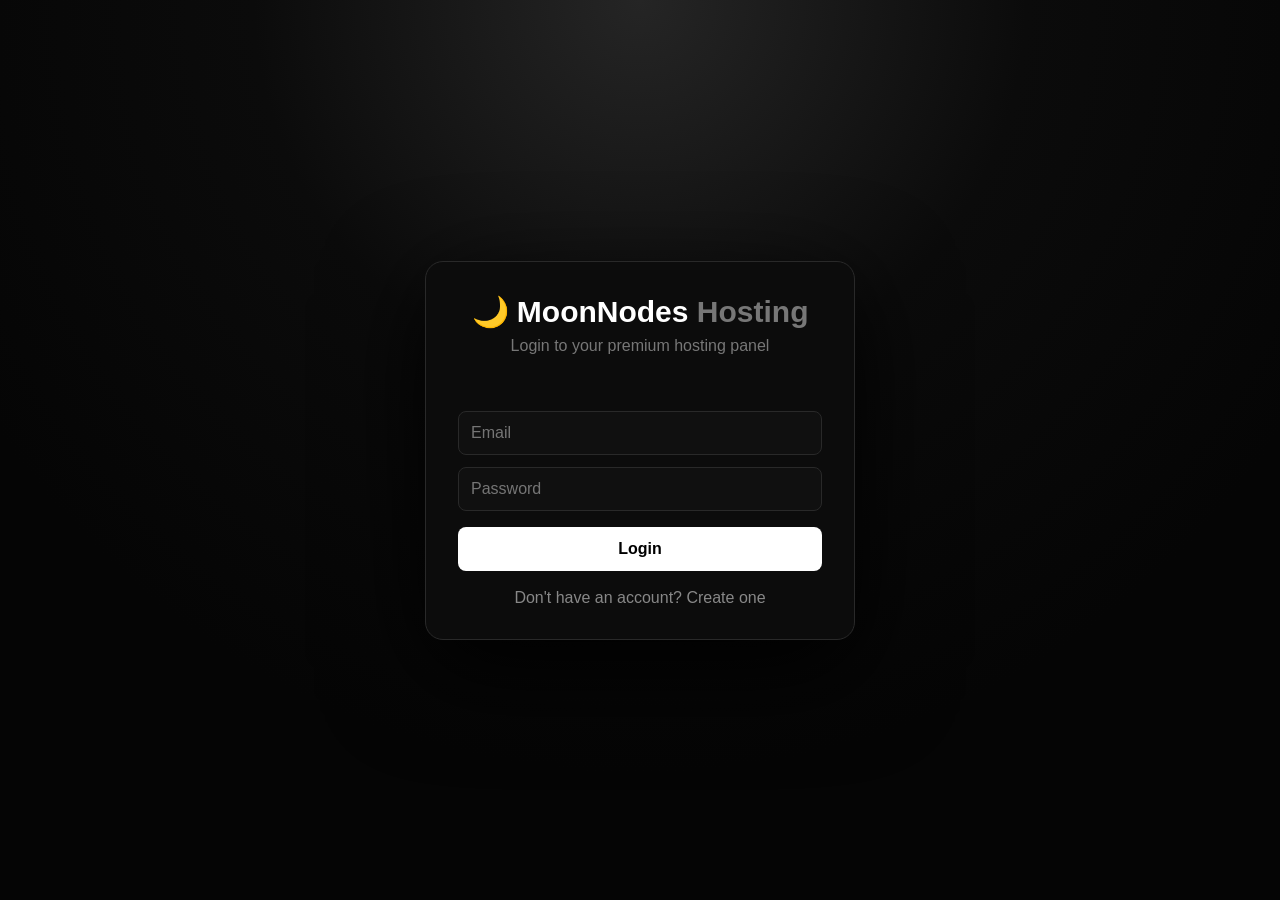
<file: index.html>
<!DOCTYPE html>
<html lang="en">
<head>
<meta charset="UTF-8">
<meta name="viewport" content="width=device-width,initial-scale=1.0">
<title>MoonNodes — Premium Minecraft Hosting</title>

<style>
*{box-sizing:border-box;margin:0;padding:0}
body{
    background:#050505;
    color:#fff;
    font-family:Arial,Helvetica,sans-serif;
}
button,input,select,textarea{font:inherit}
button{cursor:pointer}

.hidden{display:none!important}

.auth{
    min-height:100vh;
    display:flex;
    align-items:center;
    justify-content:center;
    padding:20px;
    background:
    radial-gradient(circle at top,#252525 0,#0b0b0b 35%,#050505 70%);
}
.authbox{
    width:100%;
    max-width:430px;
    background:#0c0c0c;
    border:1px solid #292929;
    border-radius:18px;
    padding:32px;
    box-shadow:0 30px 100px #000;
}
.logo{
    text-align:center;
    font-size:30px;
    font-weight:900;
    margin-bottom:8px;
}
.logo span{color:#777}
.subtitle{
    text-align:center;
    color:#777;
    margin-bottom:25px;
}
input,select,textarea{
    width:100%;
    background:#101010;
    color:#fff;
    border:1px solid #292929;
    border-radius:8px;
    padding:12px;
    margin:6px 0;
    outline:none;
}
textarea{min-height:120px;resize:vertical}
.primary{
    width:100%;
    background:#fff;
    color:#000;
    border:0;
    border-radius:8px;
    padding:13px;
    font-weight:800;
    margin-top:10px;
}
.switch{
    color:#888;
    text-align:center;
    margin-top:18px;
    cursor:pointer;
}
.error{
    color:#ff6666;
    min-height:20px;
    margin-bottom:5px;
}

#app{display:none}

header{
    height:68px;
    background:#080808;
    border-bottom:1px solid #222;
    display:flex;
    justify-content:space-between;
    align-items:center;
    padding:0 25px;
    position:sticky;
    top:0;
    z-index:100;
}
.headerlogo{
    font-size:22px;
    font-weight:900;
}
.headerlogo span{color:#777}
.account{
    color:#888;
    font-size:13px;
}

.layout{
    display:flex;
    min-height:calc(100vh - 68px);
}

.sidebar{
    width:245px;
    background:#080808;
    border-right:1px solid #222;
    padding:15px 12px;
}

.section{
    color:#555;
    font-size:10px;
    text-transform:uppercase;
    margin:18px 10px 7px;
}

.nav{
    width:100%;
    text-align:left;
    background:transparent;
    border:0;
    color:#999;
    border-radius:8px;
    padding:12px;
    margin:3px 0;
}
.nav:hover{
    background:#151515;
    color:#fff;
}
.nav.active{
    background:#fff;
    color:#000;
}

.main{
    flex:1;
    padding:30px;
    max-width:1600px;
}

.page{display:none}
.page.active{display:block}

h1{
    font-size:30px;
    margin-bottom:7px;
}
.desc{
    color:#666;
    margin-bottom:25px;
}

.stats{
    display:grid;
    grid-template-columns:repeat(5,1fr);
    gap:13px;
    margin-bottom:22px;
}

.card{
    background:#0d0d0d;
    border:1px solid #242424;
    border-radius:12px;
    padding:20px;
}
.card small{
    color:#666;
    display:block;
    margin-bottom:8px;
}
.card strong{
    font-size:24px;
}

.green{color:#55ff88}
.red{color:#ff5555}
.yellow{color:#ffd84d}
.gray{color:#777}

.panel,.server,.node,.ticket,.plan{
    background:#0d0d0d;
    border:1px solid #242424;
    border-radius:13px;
    padding:22px;
    margin-bottom:15px;
}

.serverhead{
    display:flex;
    justify-content:space-between;
    align-items:center;
}
.servername{
    font-size:21px;
    font-weight:bold;
}
.address{
    font-family:monospace;
    color:#666;
    margin-top:6px;
}

.infogrid{
    display:grid;
    grid-template-columns:repeat(4,1fr);
    gap:10px;
    margin-top:18px;
}
.info{
    background:#080808;
    border:1px solid #1c1c1c;
    padding:13px;
    border-radius:8px;
}
.info small{
    color:#555;
    display:block;
    margin-bottom:6px;
}

.actions{
    display:flex;
    gap:8px;
    flex-wrap:wrap;
    margin-top:18px;
}
.btn{
    background:#171717;
    color:#fff;
    border:1px solid #292929;
    border-radius:7px;
    padding:10px 14px;
}
.btn:hover{background:#252525}
.start{
    background:#55ff88;
    color:#000;
}
.stop{
    background:#ff5555;
    color:#fff;
}
.white{
    background:#fff;
    color:#000;
}

.grid3{
    display:grid;
    grid-template-columns:repeat(3,1fr);
    gap:15px;
}

.list{
    background:#0d0d0d;
    border:1px solid #242424;
    border-radius:12px;
    overflow:hidden;
}
.row{
    display:flex;
    justify-content:space-between;
    align-items:center;
    padding:16px 20px;
    border-bottom:1px solid #202020;
}
.row:last-child{border-bottom:0}

.console{
    background:#000;
    border:1px solid #222;
    border-radius:10px;
    height:400px;
    overflow:auto;
    padding:18px;
    font-family:monospace;
    line-height:1.8;
    color:#aaa;
}
.command{
    display:flex;
    gap:8px;
}
.command input{flex:1}

.progress{
    height:8px;
    background:#171717;
    border-radius:20px;
    overflow:hidden;
    margin-top:8px;
}
.progress div{
    height:100%;
    background:#fff;
}

.badge{
    display:inline-block;
    padding:6px 10px;
    border-radius:20px;
    background:#fff;
    color:#000;
    font-size:10px;
    font-weight:bold;
}

.modal{
    position:fixed;
    inset:0;
    background:#000c;
    display:none;
    align-items:center;
    justify-content:center;
    z-index:500;
}
.modal.show{display:flex}
.modalbox{
    width:90%;
    max-width:430px;
    background:#0d0d0d;
    border:1px solid #333;
    border-radius:15px;
    padding:28px;
    text-align:center;
}
.count{
    font-size:55px;
    margin:20px;
}

.toast{
    position:fixed;
    bottom:20px;
    right:20px;
    background:#fff;
    color:#000;
    padding:13px 18px;
    border-radius:9px;
    display:none;
    z-index:999;
    font-weight:bold;
}

@media(max-width:1000px){
    .stats{grid-template-columns:repeat(3,1fr)}
    .grid3{grid-template-columns:1fr 1fr}
}
@media(max-width:750px){
    .layout{display:block}
    .sidebar{
        width:100%;
        border-right:0;
        border-bottom:1px solid #222;
    }
    .stats{grid-template-columns:1fr 1fr}
    .infogrid{grid-template-columns:1fr 1fr}
    .grid3{grid-template-columns:1fr}
}
@media(max-width:500px){
    .main{padding:18px}
    .stats{grid-template-columns:1fr}
    .infogrid{grid-template-columns:1fr}
}
</style>
</head>

<body>

<!-- ================= LOGIN ================= -->

<div id="auth" class="auth">

<div class="authbox">

<div class="logo">
🌙 MoonNodes <span>Hosting</span>
</div>

<div id="authSubtitle" class="subtitle">
Login to your premium hosting panel
</div>

<div id="authError" class="error"></div>

<form id="loginForm">

<input
id="loginEmail"
type="email"
placeholder="Email"
required>

<input
id="loginPassword"
type="password"
placeholder="Password"
required>

<button class="primary">
Login
</button>

</form>

<div
id="toSignup"
class="switch"
onclick="showSignup()">
Don't have an account? Create one
</div>


<form id="signupForm" class="hidden">

<input
id="signupName"
placeholder="Username"
required>

<input
id="signupEmail"
type="email"
placeholder="Email"
required>

<input
id="signupPassword"
type="password"
placeholder="Password"
required>

<button class="primary">
Create Account
</button>

</form>

<div
id="toLogin"
class="switch hidden"
onclick="showLogin()">
Already have an account? Login
</div>

</div>
</div>


<!-- ================= APP ================= -->

<div id="app">

<header>

<div class="headerlogo">
🌙 MoonNodes <span>Panel</span>
</div>

<div
class="account"
id="account">
Not logged in
</div>

</header>


<div class="layout">

<aside class="sidebar">

<div class="section">Overview</div>

<button
class="nav active"
onclick="page('dashboard',this)">
📊 Dashboard
</button>

<button
class="nav"
onclick="page('servers',this)">
🖥️ My Servers
</button>


<div class="section">Server Management</div>

<button
class="nav"
onclick="page('console',this)">
💻 Console
</button>

<button
class="nav"
onclick="page('files',this)">
📁 Files
</button>

<button
class="nav"
onclick="page('plugins',this)">
🧩 Plugins
</button>

<button
class="nav"
onclick="page('backups',this)">
💾 Backups
</button>

<button
class="nav"
onclick="page('schedules',this)">
⏰ Schedules
</button>


<div class="section">Infrastructure</div>

<button
class="nav"
onclick="page('nodes',this)">
🖧 Nodes
</button>


<div class="section">Account</div>

<button
class="nav"
onclick="page('billing',this)">
💳 Billing
</button>

<button
class="nav"
onclick="page('support',this)">
🎫 Support
</button>

<button
class="nav"
onclick="page('settings',this)">
⚙️ Settings
</button>


<div class="section">Administration</div>

<button
id="adminButton"
class="nav"
onclick="page('admin',this)">
🛠️ Operator
</button>

<button
class="nav"
onclick="logout()">
🚪 Logout
</button>

</aside>


<main class="main">


<!-- DASHBOARD -->

<section
id="dashboard"
class="page active">

<h1>Dashboard</h1>

<p class="desc">
Welcome to MoonNodes premium hosting.
</p>

<div class="stats">

<div class="card">
<small>MY SERVERS</small>
<strong id="statServers">3</strong>
</div>

<div class="card">
<small>ONLINE</small>
<strong
id="statOnline"
class="green">
2
</strong>
</div>

<div class="card">
<small>RAM</small>
<strong>12 GB</strong>
</div>

<div class="card">
<small>STORAGE</small>
<strong>60 GB</strong>
</div>

<div class="card">
<small>NETWORK</small>
<strong class="green">
Online
</strong>
</div>

</div>

<div id="dashboardServers"></div>

</section>


<!-- SERVERS -->

<section
id="servers"
class="page">

<h1>My Servers</h1>

<p class="desc">
You can only manage servers belonging to your account.
</p>

<div class="panel">

<h2>Create Server</h2>

<input
id="newServerName"
placeholder="Server name">

<select id="newNode">

<option>
Node 1 — node1.moonnodes.net
</option>

<option>
Node 2 — node2.moonnodes.net
</option>

<option>
Node 3 — node3.moonnodes.net
</option>

</select>

<input
id="newPort"
type="number"
placeholder="Server port">

<button
class="btn white"
onclick="createServer()">
＋ Create Server
</button>

</div>

<div id="serverList"></div>

</section>


<!-- CONSOLE -->

<section
id="console"
class="page">

<h1>Console</h1>

<p class="desc">
Live Minecraft server console.
</p>

<div
id="consoleOutput"
class="console">

<span class="green">
[MoonNodes] Console connected.
</span><br>

[Server] Loading server...<br>
[Server] Loading world...<br>
[Server] Loading plugins...<br>

<span class="green">
[Server] Server ready.
</span>

</div>

<br>

<div class="command">

<input
id="commandInput"
placeholder="Enter Minecraft command..."
onkeydown="commandKey(event)">

<button
class="btn white"
onclick="sendCommand()">
Send
</button>

</div>

</section>


<!-- FILES -->

<section
id="files"
class="page">

<h1>File Manager</h1>

<p class="desc">
Manage your server files.
</p>

<div class="list">

<div class="row">
<span>📁 world</span>
<span class="gray">Folder</span>
</div>

<div class="row">
<span>📁 world_nether</span>
<span class="gray">Folder</span>
</div>

<div class="row">
<span>📁 plugins</span>
<span class="gray">Folder</span>
</div>

<div class="row">
<span>📁 logs</span>
<span class="gray">Folder</span>
</div>

<div class="row">
<span>📄 server.properties</span>
<span class="gray">Config</span>
</div>

<div class="row">
<span>📄 eula.txt</span>
<span class="gray">Text</span>
</div>

</div>

<br>

<button
class="btn white"
onclick="toast('File upload requires a backend.')">
📤 Upload File
</button>

</section>


<!-- PLUGINS -->

<section
id="plugins"
class="page">

<h1>Plugins</h1>

<p class="desc">
Installed server plugins.
</p>

<div class="list">

<div class="row">
<div>
<b>EssentialsX</b>
<br>
<span class="gray">
Commands
</span>
</div>

<span class="green">
Enabled
</span>
</div>

<div class="row">
<div>
<b>LuckPerms</b>
<br>
<span class="gray">
Permissions
</span>
</div>

<span class="green">
Enabled
</span>
</div>

<div class="row">
<div>
<b>Vault</b>
<br>
<span class="gray">
Economy API
</span>
</div>

<span class="green">
Enabled
</span>
</div>

</div>

<br>

<button
class="btn white"
onclick="toast('Plugin installation requires a backend.')">
＋ Install Plugin
</button>

</section>


<!-- BACKUPS -->

<section
id="backups"
class="page">

<h1>Backups</h1>

<p class="desc">
Protect your Minecraft worlds.
</p>

<div class="panel">

<h3>Automatic Backups</h3>

<p class="gray">
Daily backups enabled.
</p>

<div class="actions">

<button
class="btn white"
onclick="toast('Backup started.')">
Create Backup
</button>

</div>

</div>

<div class="list">

<div class="row">
<span>📦 MoonSMP — Today</span>
<span class="green">Complete</span>
</div>

<div class="row">
<span>📦 MoonSMP — Yesterday</span>
<span class="green">Complete</span>
</div>

<div class="row">
<span>📦 MoonSMP — 2 days ago</span>
<span class="green">Complete</span>
</div>

</div>

</section>


<!-- SCHEDULES -->

<section
id="schedules"
class="page">

<h1>Schedules</h1>

<p class="desc">
Automate server tasks.
</p>

<div class="panel">

<h3>Daily Restart</h3>

<p class="gray">
Restart server every day at 04:00.
</p>

<div class="actions">

<button
class="btn start"
onclick="toast('Schedule enabled.')">
Enabled
</button>

<button
class="btn"
onclick="toast('Schedule editor requires backend.')">
Edit
</button>

</div>

</div>

</section>


<!-- NODES -->

<section
id="nodes"
class="page">

<h1>Nodes</h1>

<p class="desc">
MoonNodes infrastructure.
</p>

<div class="grid3">

<div class="node">

<h2>Node 1</h2>

<p class="address">
node1.moonnodes.net
</p>

<p class="green">
● Online
</p>

<br>

CPU

<div class="progress">
<div style="width:35%"></div>
</div>

<br>

RAM

<div class="progress">
<div style="width:48%"></div>
</div>

</div>


<div class="node">

<h2>Node 2</h2>

<p class="address">
node2.moonnodes.net
</p>

<p class="green">
● Online
</p>

<br>

CPU

<div class="progress">
<div style="width:42%"></div>
</div>

<br>

RAM

<div class="progress">
<div style="width:61%"></div>
</div>

</div>


<div class="node">

<h2>Node 3</h2>

<p class="address">
node3.moonnodes.net
</p>

<p class="green">
● Online
</p>

<br>

CPU

<div class="progress">
<div style="width:29%"></div>
</div>

<br>

RAM

<div class="progress">
<div style="width:37%"></div>
</div>

</div>

</div>

</section>


<!-- BILLING -->

<section
id="billing"
class="page">

<h1>Billing</h1>

<p class="desc">
MoonNodes hosting plans.
</p>

<div class="grid3">

<div class="plan">

<h2>Starter</h2>

<br>

<h1>$2.99</h1>

<p class="gray">
per month
</p>

<br>

<p>2 GB RAM</p>
<p>2 CPU Cores</p>
<p>20 GB Storage</p>

<br>

<button
class="btn white"
onclick="toast('Checkout requires payment backend.')">
Choose Plan
</button>

</div>


<div class="plan">

<h2>Premium</h2>

<br>

<h1>$5.99</h1>

<p class="gray">
per month
</p>

<br>

<p>4 GB RAM</p>
<p>3 CPU Cores</p>
<p>50 GB Storage</p>

<br>

<button
class="btn white"
onclick="toast('Checkout requires payment backend.')">
Choose Plan
</button>

</div>


<div class="plan">

<h2>Pro</h2>

<br>

<h1>$9.99</h1>

<p class="gray">
per month
</p>

<br>

<p>8 GB RAM</p>
<p>4 CPU Cores</p>
<p>100 GB Storage</p>

<br>

<button
class="btn white"
onclick="toast('Checkout requires payment backend.')">
Choose Plan
</button>

</div>

</div>

</section>


<!-- SUPPORT -->

<section
id="support"
class="page">

<h1>Support</h1>

<p class="desc">
Contact MoonNodes support.
</p>

<div class="panel">

<input
id="ticketSubject"
placeholder="Subject">

<textarea
id="ticketMessage"
placeholder="Describe your problem...">
</textarea>

<button
class="btn white"
onclick="createTicket()">
Create Ticket
</button>

</div>

<div id="tickets"></div>

</section>


<!-- SETTINGS -->

<section
id="settings"
class="page">

<h1>Settings</h1>

<p class="desc">
Manage your account.
</p>

<div class="panel">

<label>Name</label>

<input
id="settingName"
value="Haider">

<label>Email</label>

<input
id="settingEmail"
value="haideraki5522@gmail.com"
readonly>

<label>Theme</label>

<select>
<option>MoonNodes Dark</option>
<option>Black & White</option>
</select>

<br>

<button
class="btn white"
onclick="toast('Settings saved.')">
Save Settings
</button>

</div>

</section>


<!-- ADMIN -->

<section
id="admin"
class="page">

<h1>Operator Panel</h1>

<p class="desc">
Owner administration.
</p>

<div class="panel">

<span class="badge">
OWNER
</span>

<br><br>

<h2>MoonNodes Control Center</h2>

<br>

<p>
Owner:
<b>
haideraki5522@gmail.com
</b>
</p>

<br>

<div class="grid3">

<div class="info">
Users
<br><br>
<strong>24</strong>
</div>

<div class="info">
Servers
<br><br>
<strong>37</strong>
</div>

<div class="info">
Nodes
<br><br>
<strong>3</strong>
</div>

</div>

</div>

<div class="panel">

<h3>Node Management</h3>

<br>

<div class="row">
<span>
Node 1 — node1.moonnodes.net
</span>
<span class="green">
Online
</span>
</div>

<div class="row">
<span>
Node 2 — node2.moonnodes.net
</span>
<span class="green">
Online
</span>
</div>

<div class="row">
<span>
Node 3 — node3.moonnodes.net
</span>
<span class="green">
Online
</span>
</div>

</div>

</section>


</main>
</div>
</div>


<!-- RESTART MODAL -->

<div
id="restartModal"
class="modal">

<div class="modalbox">

<h2>Server Restart</h2>

<p id="restartText">
Server restarting...
</p>

<div
id="restartCount"
class="count">
10
</div>

<button
class="btn white"
onclick="confirmRestart()">
Confirm
</button>

<button
class="btn"
onclick="closeRestart()">
Cancel
</button>

</div>

</div>


<div
id="toast"
class="toast">
Done
</div>


<script>

/* =========================
   DEMO USER SYSTEM
========================= */

let currentUser =
JSON.parse(
localStorage.getItem("moon_current_user")
)||null;

let users =
JSON.parse(
localStorage.getItem("moon_users")
)||[];

let servers =
JSON.parse(
localStorage.getItem("moon_servers")
)||[
{
id:1,
owner:"demo",
name:"MoonSMP",
node:"node1.moonnodes.net",
port:25565,
ram:"4 GB",
cpu:"2 Cores",
status:"online"
},
{
id:2,
owner:"demo",
name:"StrengthSMP",
node:"node2.moonnodes.net",
port:25566,
ram:"4 GB",
cpu:"2 Cores",
status:"online"
},
{
id:3,
owner:"demo",
name:"SurvivalSMP",
node:"node3.moonnodes.net",
port:25567,
ram:"4 GB",
cpu:"2 Cores",
status:"stopped"
}
];


function save(){

localStorage.setItem(
"moon_users",
JSON.stringify(users)
);

localStorage.setItem(
"moon_servers",
JSON.stringify(servers)
);

}


function showSignup(){

loginForm.classList.add("hidden");
signupForm.classList.remove("hidden");

toSignup.classList.add("hidden");
toLogin.classList.remove("hidden");

authSubtitle.innerText=
"Create your MoonNodes account";

authError.innerText="";

}


function showLogin(){

loginForm.classList.remove("hidden");
signupForm.classList.add("hidden");

toSignup.classList.remove("hidden");
toLogin.classList.add("hidden");

authSubtitle.innerText=
"Login to your premium hosting panel";

authError.innerText="";

}


/* SIGNUP */

signupForm.onsubmit=function(e){

e.preventDefault();

let name=
signupName.value.trim();

let email=
signupEmail.value.trim().toLowerCase();

let password=
signupPassword.value;


if(password.length<6){

authError.innerText=
"Password must be at least 6 characters.";

return;

}


if(users.find(u=>u.email===email)){

authError.innerText=
"Account already exists.";

return;

}


let user={

id:Date.now(),

name:name,

email:email,

password:password,

role:"member"

};


users.push(user);

save();

currentUser=user;

localStorage.setItem(
"moon_current_user",
JSON.stringify(user)
);

openApp();

};


/* LOGIN */

loginForm.onsubmit=function(e){

e.preventDefault();

let email=
loginEmail.value.trim().toLowerCase();

let password=
loginPassword.value;


/*
 Owner demo account.

 Change this before real deployment.
*/

if(
email==="haideraki5522@gmail.com" &&
password==="MoonNodesOwner"
){

currentUser={

id:"owner",

name:"Haider",

email:email,

role:"owner"

};

localStorage.setItem(
"moon_current_user",
JSON.stringify(currentUser)
);

openApp();

return;

}


let user=
users.find(
u=>
u.email===email &&
u.password===password
</file>
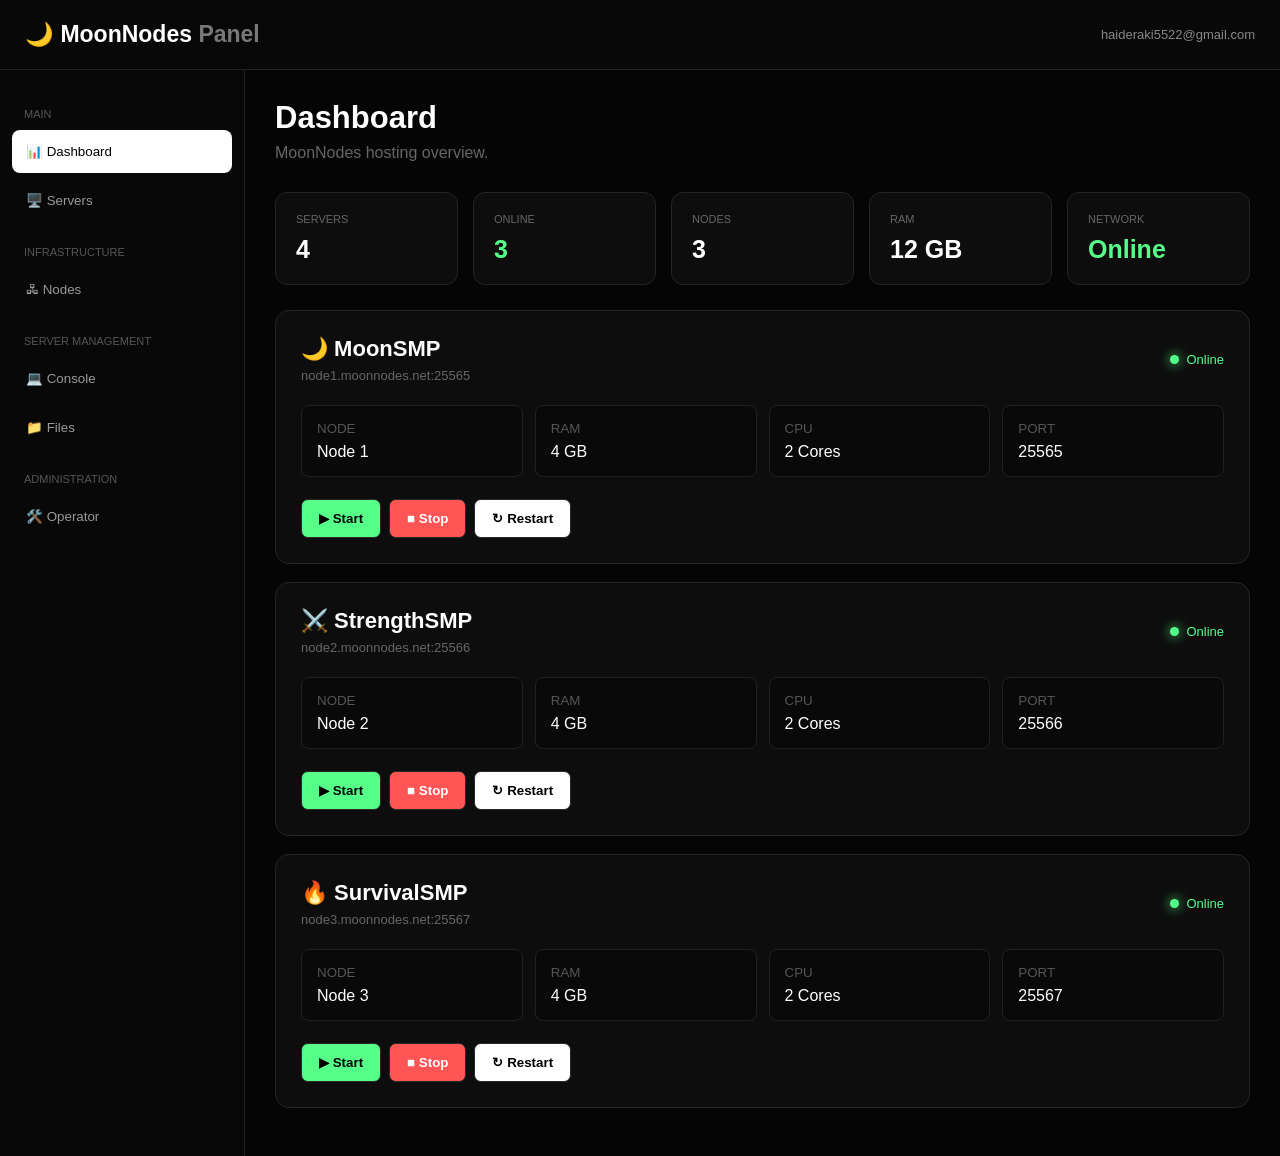
<file: Dashboard.html>
<!DOCTYPE html>
<html lang="en">
<head>

<meta charset="UTF-8">
<meta name="viewport" content="width=device-width, initial-scale=1.0">

<title>MoonNodes | Hosting Panel</title>

<style>

/* =========================================================
   MOONNODES
   PREMIUM MINECRAFT HOSTING PANEL
========================================================= */

*{
    margin:0;
    padding:0;
    box-sizing:border-box;
}

html{
    scroll-behavior:smooth;
}

body{
    background:#050505;
    color:#fff;
    font-family:Arial,Helvetica,sans-serif;
    min-height:100vh;
}

/* HEADER */

.header{
    height:70px;
    padding:0 25px;
    background:#080808;
    border-bottom:1px solid #222;

    display:flex;
    align-items:center;
    justify-content:space-between;

    position:sticky;
    top:0;
    z-index:100;
}

.logo{
    font-size:23px;
    font-weight:bold;
}

.logo span{
    color:#777;
}

.user{
    color:#888;
    font-size:13px;
}

/* LAYOUT */

.layout{
    display:flex;
    min-height:calc(100vh - 70px);
}

/* SIDEBAR */

.sidebar{
    width:245px;
    background:#080808;
    border-right:1px solid #222;
    padding:20px 12px;
}

.sidebar-title{
    color:#555;
    font-size:11px;
    margin:18px 12px 10px;
    text-transform:uppercase;
}

.nav{
    width:100%;
    padding:13px;
    margin-bottom:6px;

    background:transparent;
    border:1px solid transparent;
    border-radius:8px;

    color:#999;
    text-align:left;

    cursor:pointer;
}

.nav:hover{
    background:#111;
    color:#fff;
}

.nav.active{
    background:#fff;
    color:#000;
}

/* MAIN */

.main{
    flex:1;
    padding:30px;
    max-width:1600px;
}

.page{
    display:none;
}

.page.active{
    display:block;
}

.page-title{
    font-size:31px;
    margin-bottom:8px;
}

.page-description{
    color:#666;
    margin-bottom:30px;
}

/* STATS */

.stats{
    display:grid;
    grid-template-columns:repeat(5,1fr);
    gap:15px;
    margin-bottom:25px;
}

.stat{
    background:#0d0d0d;
    border:1px solid #242424;
    border-radius:12px;
    padding:20px;
}

.stat-title{
    color:#666;
    font-size:11px;
    text-transform:uppercase;
    margin-bottom:10px;
}

.stat-value{
    font-size:25px;
    font-weight:bold;
}

.green{
    color:#55ff88;
}

.red{
    color:#ff5555;
}

.yellow{
    color:#ffd84d;
}

/* SERVER */

.server{
    background:#0d0d0d;
    border:1px solid #242424;
    border-radius:14px;
    padding:25px;
    margin-bottom:18px;
}

.server-head{
    display:flex;
    justify-content:space-between;
    align-items:center;
    gap:20px;
}

.server-name{
    font-size:22px;
    font-weight:bold;
}

.server-address{
    color:#666;
    margin-top:6px;
    font-size:13px;
}

.server-info{
    display:grid;
    grid-template-columns:repeat(4,1fr);
    gap:12px;
    margin-top:22px;
}

.info{
    padding:15px;
    background:#090909;
    border:1px solid #202020;
    border-radius:8px;
}

.info small{
    color:#555;
    display:block;
    margin-bottom:7px;
}

.status{
    display:flex;
    align-items:center;
    gap:7px;
    color:#55ff88;
    font-size:13px;
}

.dot{
    width:9px;
    height:9px;
    border-radius:50%;
    background:#55ff88;
    box-shadow:0 0 12px #55ff88;
}

/* BUTTONS */

.actions{
    display:flex;
    gap:8px;
    flex-wrap:wrap;
    margin-top:22px;
}

.btn{
    padding:11px 17px;
    border-radius:7px;
    border:1px solid #292929;
    background:#171717;
    color:#fff;
    cursor:pointer;
    font-weight:bold;
}

.btn:hover{
    background:#252525;
}

.start{
    background:#55ff88;
    color:#000;
}

.stop{
    background:#ff5555;
    color:#fff;
}

.restart{
    background:#fff;
    color:#000;
}

/* NODES */

.nodes{
    display:grid;
    grid-template-columns:repeat(3,1fr);
    gap:18px;
}

.node{
    background:#0d0d0d;
    border:1px solid #242424;
    border-radius:13px;
    padding:22px;
}

.node h2{
    margin-bottom:8px;
}

.node-host{
    color:#777;
    font-family:monospace;
    margin-bottom:18px;
}

.node-status{
    color:#55ff88;
    margin-bottom:18px;
}

.node-stats{
    display:grid;
    grid-template-columns:1fr 1fr;
    gap:10px;
}

.node-stat{
    background:#080808;
    padding:12px;
    border-radius:7px;
}

.node-stat small{
    display:block;
    color:#555;
    margin-bottom:5px;
}

/* CONSOLE */

.console{
    height:410px;
    padding:18px;

    background:#000;
    border:1px solid #222;
    border-radius:10px;

    overflow:auto;

    font-family:monospace;
    font-size:13px;
    line-height:1.8;

    color:#aaa;
}

.console-success{
    color:#55ff88;
}

.console-warning{
    color:#ffd84d;
}

.console-error{
    color:#ff5555;
}

.command{
    display:flex;
    gap:8px;
    margin-top:12px;
}

.command input{
    flex:1;
    padding:13px;

    background:#0d0d0d;
    color:#fff;

    border:1px solid #292929;
    border-radius:7px;
    outline:none;
}

/* FILES */

.files{
    background:#0d0d0d;
    border:1px solid #242424;
    border-radius:12px;
    overflow:hidden;
}

.file{
    display:flex;
    justify-content:space-between;

    padding:17px 20px;

    border-bottom:1px solid #1d1d1d;
}

.file:last-child{
    border-bottom:0;
}

.file-name{
    color:#ddd;
}

.file-type{
    color:#555;
}

/* OPERATOR */

.operator{
    background:#0d0d0d;
    border:1px solid #333;
    border-radius:13px;
    padding:25px;
}

.operator-badge{
    display:inline-block;

    padding:6px 10px;
    margin-bottom:15px;

    background:#fff;
    color:#000;

    border-radius:20px;
    font-size:10px;
    font-weight:bold;
}

/* MODAL */

.modal{
    position:fixed;
    inset:0;

    display:none;
    align-items:center;
    justify-content:center;

    background:rgba(0,0,0,.78);

    z-index:500;
}

.modal.show{
    display:flex;
}

.modal-box{
    width:90%;
    max-width:450px;

    background:#0d0d0d;
    border:1px solid #333;
    border-radius:15px;

    padding:30px;
    text-align:center;
}

.modal-box p{
    color:#777;
    margin-top:10px;
}

.countdown{
    font-size:55px;
    font-weight:bold;
    margin:25px;
}

/* RESPONSIVE */

@media(max-width:1100px){

    .stats{
        grid-template-columns:repeat(3,1fr);
    }

    .nodes{
        grid-template-columns:1fr;
    }

}

@media(max-width:800px){

    .layout{
        display:block;
    }

    .sidebar{
        width:100%;
        border-right:0;
        border-bottom:1px solid #222;
    }

    .stats{
        grid-template-columns:1fr 1fr;
    }

    .server-info{
        grid-template-columns:1fr 1fr;
    }

}

@media(max-width:550px){

    .stats{
        grid-template-columns:1fr;
    }

    .server-info{
        grid-template-columns:1fr;
    }

    .main{
        padding:18px;
    }

}

</style>

</head>

<body>


<!-- =====================================================
     HEADER
===================================================== -->

<header class="header">

    <div class="logo">
        🌙 MoonNodes <span>Panel</span>
    </div>

    <div class="user">
        haideraki5522@gmail.com
    </div>

</header>


<div class="layout">


<!-- =====================================================
     SIDEBAR
===================================================== -->

<aside class="sidebar">

    <div class="sidebar-title">
        Main
    </div>

    <button class="nav active"
            onclick="page('dashboard',this)">
        📊 Dashboard
    </button>

    <button class="nav"
            onclick="page('servers',this)">
        🖥️ Servers
    </button>


    <div class="sidebar-title">
        Infrastructure
    </div>

    <button class="nav"
            onclick="page('nodes',this)">
        🖧 Nodes
    </button>


    <div class="sidebar-title">
        Server Management
    </div>

    <button class="nav"
            onclick="page('console',this)">
        💻 Console
    </button>

    <button class="nav"
            onclick="page('files',this)">
        📁 Files
    </button>


    <div class="sidebar-title">
        Administration
    </div>

    <button class="nav"
            onclick="page('operator',this)">
        🛠️ Operator
    </button>

</aside>


<!-- =====================================================
     MAIN
===================================================== -->

<main class="main">


<!-- =====================================================
     DASHBOARD
===================================================== -->

<section id="dashboard" class="page active">

<h1 class="page-title">
Dashboard
</h1>

<p class="page-description">
MoonNodes hosting overview.
</p>


<div class="stats">

<div class="stat">
<div class="stat-title">Servers</div>
<div class="stat-value">4</div>
</div>

<div class="stat">
<div class="stat-title">Online</div>
<div class="stat-value green">3</div>
</div>

<div class="stat">
<div class="stat-title">Nodes</div>
<div class="stat-value">3</div>
</div>

<div class="stat">
<div class="stat-title">RAM</div>
<div class="stat-value">12 GB</div>
</div>

<div class="stat">
<div class="stat-title">Network</div>
<div class="stat-value green">Online</div>
</div>

</div>


<!-- SERVER 1 -->

<div class="server">

<div class="server-head">

<div>

<div class="server-name">
🌙 MoonSMP
</div>

<div class="server-address">
node1.moonnodes.net:25565
</div>

</div>

<div class="status">

<div class="dot"></div>

Online

</div>

</div>


<div class="server-info">

<div class="info">

<small>NODE</small>

Node 1

</div>

<div class="info">

<small>RAM</small>

4 GB

</div>

<div class="info">

<small>CPU</small>

2 Cores

</div>

<div class="info">

<small>PORT</small>

25565

</div>

</div>


<div class="actions">

<button class="btn start"
onclick="startServer('MoonSMP')">
▶ Start
</button>

<button class="btn stop"
onclick="stopServer('MoonSMP')">
■ Stop
</button>

<button class="btn restart"
onclick="restartServer('MoonSMP')">
↻ Restart
</button>

</div>

</div>


<!-- SERVER 2 -->

<div class="server">

<div class="server-head">

<div>

<div class="server-name">
⚔️ StrengthSMP
</div>

<div class="server-address">
node2.moonnodes.net:25566
</div>

</div>

<div class="status">

<div class="dot"></div>

Online

</div>

</div>


<div class="server-info">

<div class="info">
<small>NODE</small>
Node 2
</div>

<div class="info">
<small>RAM</small>
4 GB
</div>

<div class="info">
<small>CPU</small>
2 Cores
</div>

<div class="info">
<small>PORT</small>
25566
</div>

</div>


<div class="actions">

<button class="btn start"
onclick="startServer('StrengthSMP')">
▶ Start
</button>

<button class="btn stop"
onclick="stopServer('StrengthSMP')">
■ Stop
</button>

<button class="btn restart"
onclick="restartServer('StrengthSMP')">
↻ Restart
</button>

</div>

</div>


<!-- SERVER 3 -->

<div class="server">

<div class="server-head">

<div>

<div class="server-name">
🔥 SurvivalSMP
</div>

<div class="server-address">
node3.moonnodes.net:25567
</div>

</div>

<div class="status">

<div class="dot"></div>

Online

</div>

</div>


<div class="server-info">

<div class="info">
<small>NODE</small>
Node 3
</div>

<div class="info">
<small>RAM</small>
4 GB
</div>

<div class="info">
<small>CPU</small>
2 Cores
</div>

<div class="info">
<small>PORT</small>
25567
</div>

</div>


<div class="actions">

<button class="btn start"
onclick="startServer('SurvivalSMP')">
▶ Start
</button>

<button class="btn stop"
onclick="stopServer('SurvivalSMP')">
■ Stop
</button>

<button class="btn restart"
onclick="restartServer('SurvivalSMP')">
↻ Restart
</button>

</div>

</div>

</section>


<!-- =====================================================
     SERVERS
===================================================== -->

<section id="servers" class="page">

<h1 class="page-title">
My Servers
</h1>

<p class="page-description">
All servers and their assigned nodes.
</p>


<div class="server">

<h2>🌙 MoonSMP</h2>

<br>

<p>
Node:
<b>node1.moonnodes.net</b>
</p>

<p>
Port:
<b>25565</b>
</p>

<p>
Address:
<b>node1.moonnodes.net:25565</b>
</p>

<br>

<span class="green">
● Online
</span>

</div>


<div class="server">

<h2>⚔️ StrengthSMP</h2>

<br>

<p>
Node:
<b>node2.moonnodes.net</b>
</p>

<p>
Port:
<b>25566</b>
</p>

<p>
Address:
<b>node2.moonnodes.net:25566</b>
</p>

<br>

<span class="green">
● Online
</span>

</div>


<div class="server">

<h2>🔥 SurvivalSMP</h2>

<br>

<p>
Node:
<b>node3.moonnodes.net</b>
</p>

<p>
Port:
<b>25567</b>
</p>

<p>
Address:
<b>node3.moonnodes.net:25567</b>
</p>

<br>

<span class="green">
● Online
</span>

</div>

</section>


<!-- =====================================================
     NODES
===================================================== -->

<section id="nodes" class="page">

<h1 class="page-title">
MoonNodes Nodes
</h1>

<p class="page-description">
Manage your Minecraft infrastructure.
</p>


<div class="nodes">


<div class="node">

<h2>
🖥️ Node 1
</h2>

<div class="node-host">
node1.moonnodes.net
</div>

<div class="node-status">
● Online
</div>

<div class="node-stats">

<div class="node-stat">

<small>CPU</small>

35%

</div>

<div class="node-stat">

<small>RAM</small>

4 / 8 GB

</div>

<div class="node-stat">

<small>Servers</small>

1

</div>

<div class="node-stat">

<small>Ports</small>

25565+

</div>

</div>

</div>


<div class="node">

<h2>
🖥️ Node 2
</h2>

<div class="node-host">
node2.moonnodes.net
</div>

<div class="node-status">
● Online
</div>

<div class="node-stats">

<div class="node-stat">

<small>CPU</small>

41%

</div>

<div class="node-stat">

<small>RAM</small>

5 / 8 GB

</div>

<div class="node-stat">

<small>Servers</small>

1

</div>

<div class="node-stat">

<small>Ports</small>

25566+

</div>

</div>

</div>


<div class="node">

<h2>
🖥️ Node 3
</h2>

<div class="node-host">
node3.moonnodes.net
</div>

<div class="node-status">
● Online
</div>

<div class="node-stats">

<div class="node-stat">

<small>CPU</small>

27%

</div>

<div class="node-stat">

<small>RAM</small>

3 / 8 GB

</div>

<div class="node-stat">

<small>Servers</small>

1

</div>

<div class="node-stat">

<small>Ports</small>

25567+

</div>

</div>

</div>


</div>

</section>


<!-- =====================================================
     CONSOLE
===================================================== -->

<section id="console" class="page">

<h1 class="page-title">
Server Console
</h1>

<p class="page-description">
MoonSMP live console.
</p>


<div class="console" id="console">

<div class="console-success">
[MoonNodes] Node 1 connected.
</div>

[Server] Starting Minecraft...<br>

[Server] Loading properties...<br>

[Server] Loading world...<br>

[Server] Loading plugins...<br>

<div class="console-success">
[Server] Done! Server is ready.
</div>

[Server] Listening on node1.moonnodes.net:25565.<br>

</div>


<div class="command">

<input
id="commandInput"
placeholder="Type Minecraft command..."
onkeydown="commandKey(event)"
>

<button class="btn"
onclick="sendCommand()">
Send
</button>

</div>

</section>


<!-- =====================================================
     FILES
===================================================== -->

<section id="files" class="page">

<h1 class="page-title">
File Manager
</h1>

<p class="page-description">
MoonSMP files.
</p>


<div class="files">

<div class="file">

<span class="file-name">
📁 world
</span>

<span class="file-type">
Folder
</span>

</div>


<div class="file">

<span class="file-name">
📁 plugins
</span>

<span class="file-type">
Folder
</span>

</div>


<div class="file">

<span class="file-name">
📁 logs
</span>

<span class="file-type">
Folder
</span>

</div>


<div class="file">

<span class="file-name">
📄 server.properties
</span>

<span class="file-type">
Config
</span>

</div>


<div class="file">

<span class="file-name">
📄 eula.txt
</span>

<span class="file-type">
Text
</span>

</div>

</div>

</section>


<!-- =====================================================
     OPERATOR
===================================================== -->

<section id="operator" class="page">

<h1 class="page-title">
Operator Panel
</h1>

<p class="page-description">
MoonNodes administration.
</p>


<div class="operator">

<div class="operator-badge">
OWNER / OPERATOR
</div>

<h2>
MoonNodes Control Center
</h2>

<br>

<p>
Operator Email:
</p>

<p>
<b>
haideraki5522@gmail.com
</b>
</p>

<br>

<p>
Node 1:
<span class="green">
● Online
</span>
</p>

<p>
Node 2:
<span class="green">
● Online
</span>
</p>

<p>
Node 3:
<span class="green">
● Online
</span>
</p>

<br>

<button class="btn restart"
onclick="restartServer('MoonSMP')">
Restart MoonSMP
</button>

<button class="btn restart"
onclick="restartServer('StrengthSMP')">
Restart StrengthSMP
</button>

<button class="btn restart"
onclick="restartServer('SurvivalSMP')">
Restart SurvivalSMP
</button>

</div>

</section>


</main>

</div>


<!-- =====================================================
     RESTART MODAL
===================================================== -->

<div class="modal" id="restartModal">

<div class="modal-box">

<h2>
↻ Server Restart
</h2>

<p id="restartText">
Preparing restart...
</p>

<div class="countdown"
id="countdown">
10
</div>

<div>

<button class="btn restart"
onclick="confirmRestart()">
Confirm Restart
</button>

<button class="btn"
onclick="cancelRestart()">
Cancel
</button>

</div>

</div>

</div>


<script>

/* =========================================================
   MOONNODES JAVASCRIPT
========================================================= */

let selectedServer = "";

let restartInterval = null;

let restartNumber = 10;


/* PAGE */

function page(id,button){

    document
    .querySelectorAll(".page")
    .forEach(function(item){

        item.classList.remove("active");

    });


    document
    .getElementById(id)
    .classList.add("active");


    document
    .querySelectorAll(".nav")
    .forEach(function(item){

        item.classList.remove("active");

    });


    button.classList.add("active");

}


/* CONSOLE */

function log(message,type=""){

    const box =
        document.getElementById("console");

    const line =
        document.createElement("div");

    if(type){

        line.className =
            "console-" + type;

    }

    line.innerText =
        "[MoonNodes] " + message;

    box.appendChild(line);

    box.scrollTop =
        box.scrollHeight;

}


/* START */

function startServer(name){

    log(
        "Starting " + name + "..."
    );

    setTimeout(function(){

        log(
            name + " is starting..."
        );

    },800);


    setTimeout(function(){

        log(
            name + " is now online.",
            "success"
        );

    },1800);

}


/* STOP */

function stopServer(name){

    log(
        "Stopping " + name + "..."
    );

    setTimeout(function(){

        log(
            name + " has stopped.",
            "warning"
        );

    },1200);

}


/* OPEN RESTART */

function restartServer(name){

    selectedServer = name;

    restartNumber = 10;

    document
    .getElementById("restartText")
    .innerText =
        name +
        " will restart in:";


    document
    .getElementById("countdown")
    .innerText =
        restartNumber;


    document
    .getElementById("restartModal")
    .classList.add("show");

}


/* CANCEL */

function cancelRestart(){

    clearInterval(restartInterval);

    document
    .getElementById("restartModal")
    .classList.remove("show");

}


/* CONFIRM */

function confirmRestart(){

    clearInterval(restartInterval);

    restartNumber = 10;


    document
    .getElementById("countdown")
    .innerText =
        restartNumber;


    log(
        "Restart requested for " +
        selectedServer,
        "warning"
    );


    restartInterval =
        setInterval(function(){

            restartNumber--;


            document
            .getElementById("countdown")
            .innerText =
                restartNumber;


            if(restartNumber <= 0){

                clearInterval
</file>
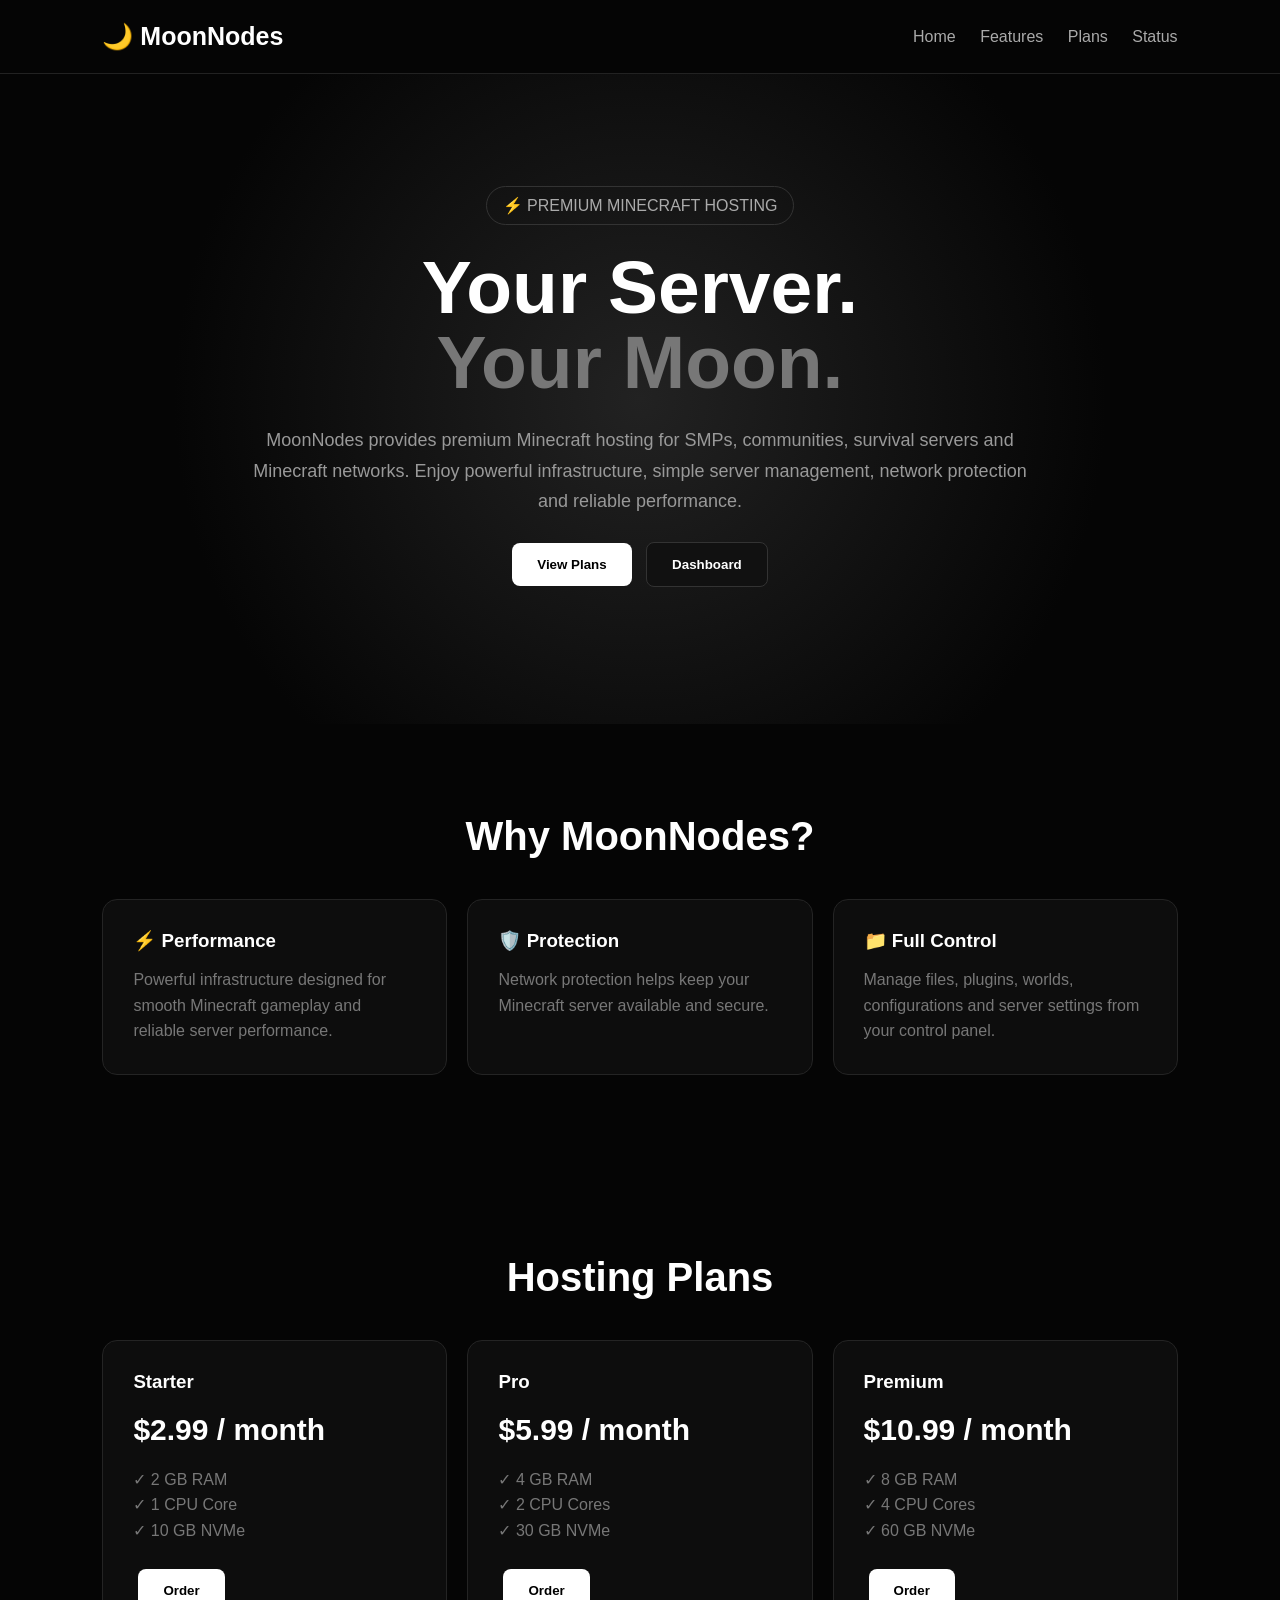
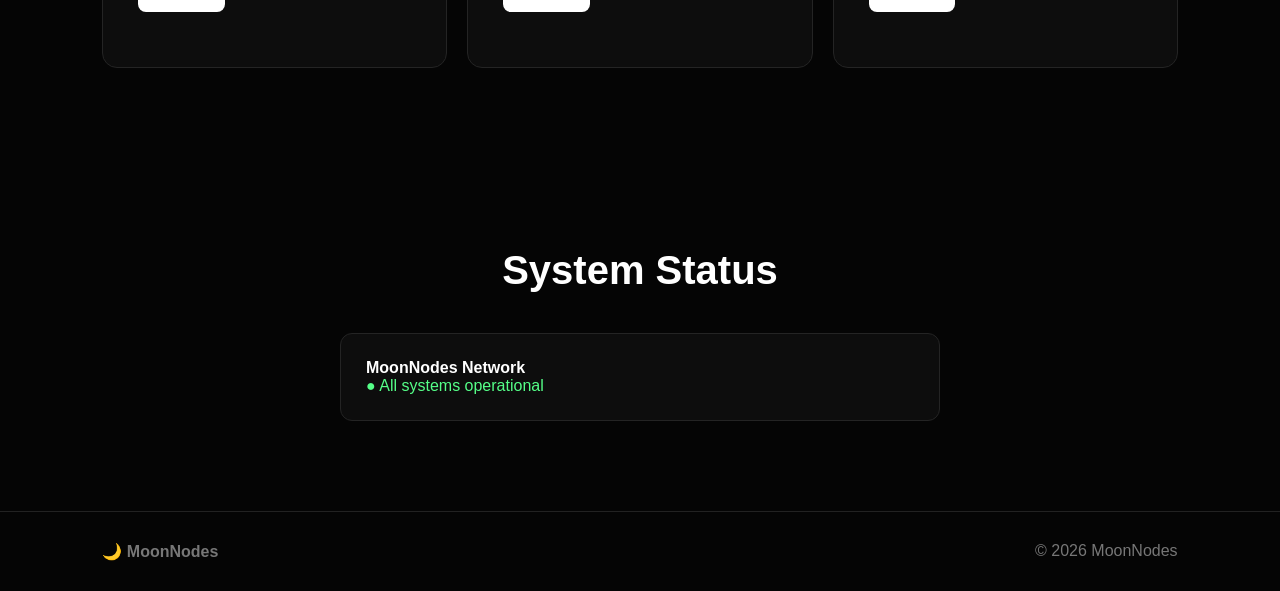
<file: indexx.html>
<!DOCTYPE html>
<html lang="en">
<head>
<meta charset="UTF-8">
<meta name="viewport" content="width=device-width, initial-scale=1.0">

<title>MoonNodes - Premium Minecraft Hosting</title>

<style>
* {
    margin: 0;
    padding: 0;
    box-sizing: border-box;
}

body {
    background: #050505;
    color: white;
    font-family: Arial, sans-serif;
}

nav {
    padding: 22px 8%;
    display: flex;
    justify-content: space-between;
    align-items: center;
    border-bottom: 1px solid #222;
    background: #050505;
}

.logo {
    font-size: 25px;
    font-weight: bold;
}

nav a {
    color: #aaa;
    text-decoration: none;
    margin-left: 20px;
}

nav a:hover {
    color: white;
}

.hero {
    min-height: 650px;
    display: flex;
    justify-content: center;
    align-items: center;
    text-align: center;
    padding: 50px 20px;
    background: radial-gradient(circle, #222, #050505 65%);
}

.hero-content {
    max-width: 800px;
}

.badge {
    display: inline-block;
    padding: 9px 16px;
    border: 1px solid #333;
    border-radius: 30px;
    color: #aaa;
    margin-bottom: 25px;
}

h1 {
    font-size: 75px;
    line-height: 1;
    margin-bottom: 25px;
}

h1 span {
    color: #777;
}

.hero p {
    color: #999;
    font-size: 18px;
    line-height: 1.7;
}

button {
    margin: 25px 5px;
    padding: 14px 25px;
    border: none;
    border-radius: 8px;
    background: white;
    color: black;
    font-weight: bold;
    cursor: pointer;
}

.dark {
    background: #111;
    color: white;
    border: 1px solid #333;
}

section {
    padding: 90px 8%;
}

.title {
    text-align: center;
    font-size: 40px;
    margin-bottom: 40px;
}

.features,
.plans {
    max-width: 1100px;
    margin: auto;
    display: grid;
    grid-template-columns: repeat(3, 1fr);
    gap: 20px;
}

.card {
    padding: 30px;
    background: #0d0d0d;
    border: 1px solid #242424;
    border-radius: 15px;
}

.card h3 {
    margin-bottom: 15px;
}

.card p {
    color: #777;
    line-height: 1.6;
}

.price {
    font-size: 30px;
    margin: 20px 0;
    font-weight: bold;
}

.status {
    max-width: 600px;
    margin: auto;
    padding: 25px;
    background: #0d0d0d;
    border: 1px solid #242424;
    border-radius: 12px;
}

.online {
    color: #55ff88;
}

footer {
    padding: 30px 8%;
    border-top: 1px solid #222;
    display: flex;
    justify-content: space-between;
    color: #777;
}

@media(max-width:700px) {
    nav {
        flex-direction: column;
        gap: 15px;
    }

    h1 {
        font-size: 50px;
    }

    .features,
    .plans {
        grid-template-columns: 1fr;
    }

    footer {
        flex-direction: column;
        gap: 10px;
        text-align: center;
    }
}
</style>
</head>

<body>

<nav>
    <div class="logo">🌙 MoonNodes</div>

    <div>
        <a href="#home">Home</a>
        <a href="#features">Features</a>
        <a href="#plans">Plans</a>
        <a href="#status">Status</a>
    </div>
</nav>

<section class="hero" id="home">

<div class="hero-content">

<div class="badge">
⚡ PREMIUM MINECRAFT HOSTING
</div>

<h1>
Your Server.<br>
<span>Your Moon.</span>
</h1>

<p>
MoonNodes provides premium Minecraft hosting for SMPs,
communities, survival servers and Minecraft networks.
Enjoy powerful infrastructure, simple server management,
network protection and reliable performance.
</p>

<button onclick="plans()">
View Plans
</button>

<button class="dark" onclick="dashboard()">
Dashboard
</button>

</div>
</section>

<section id="features">

<h2 class="title">
Why MoonNodes?
</h2>

<div class="features">

<div class="card">
<h3>⚡ Performance</h3>
<p>
Powerful infrastructure designed for smooth
Minecraft gameplay and reliable server performance.
</p>
</div>

<div class="card">
<h3>🛡️ Protection</h3>
<p>
Network protection helps keep your Minecraft
server available and secure.
</p>
</div>

<div class="card">
<h3>📁 Full Control</h3>
<p>
Manage files, plugins, worlds, configurations
and server settings from your control panel.
</p>
</div>

</div>
</section>

<section id="plans">

<h2 class="title">
Hosting Plans
</h2>

<div class="plans">

<div class="card">
<h3>Starter</h3>

<div class="price">
$2.99 / month
</div>

<p>✓ 2 GB RAM</p>
<p>✓ 1 CPU Core</p>
<p>✓ 10 GB NVMe</p>

<button onclick="order('Starter')">
Order
</button>
</div>

<div class="card">

<h3>Pro</h3>

<div class="price">
$5.99 / month
</div>

<p>✓ 4 GB RAM</p>
<p>✓ 2 CPU Cores</p>
<p>✓ 30 GB NVMe</p>

<button onclick="order('Pro')">
Order
</button>

</div>

<div class="card">

<h3>Premium</h3>

<div class="price">
$10.99 / month
</div>

<p>✓ 8 GB RAM</p>
<p>✓ 4 CPU Cores</p>
<p>✓ 60 GB NVMe</p>

<button onclick="order('Premium')">
Order
</button>

</div>

</div>
</section>

<section id="status">

<h2 class="title">
System Status
</h2>

<div class="status">

<strong>MoonNodes Network</strong>

<p class="online">
● All systems operational
</p>

</div>

</section>

<footer>

<b>🌙 MoonNodes</b>

<span>
© 2026 MoonNodes
</span>

</footer>

<script>

function plans() {
    document.getElementById("plans").scrollIntoView({
        behavior: "smooth"
    });
}

function dashboard() {
    alert("MoonNodes Dashboard is coming soon!");
}

function order(plan) {
    alert(
        "MoonNodes\n\nSelected Plan: " +
        plan +
        "\n\nOrdering system coming soon!"
    );
}

</script>

</body>
</html>
</file>
